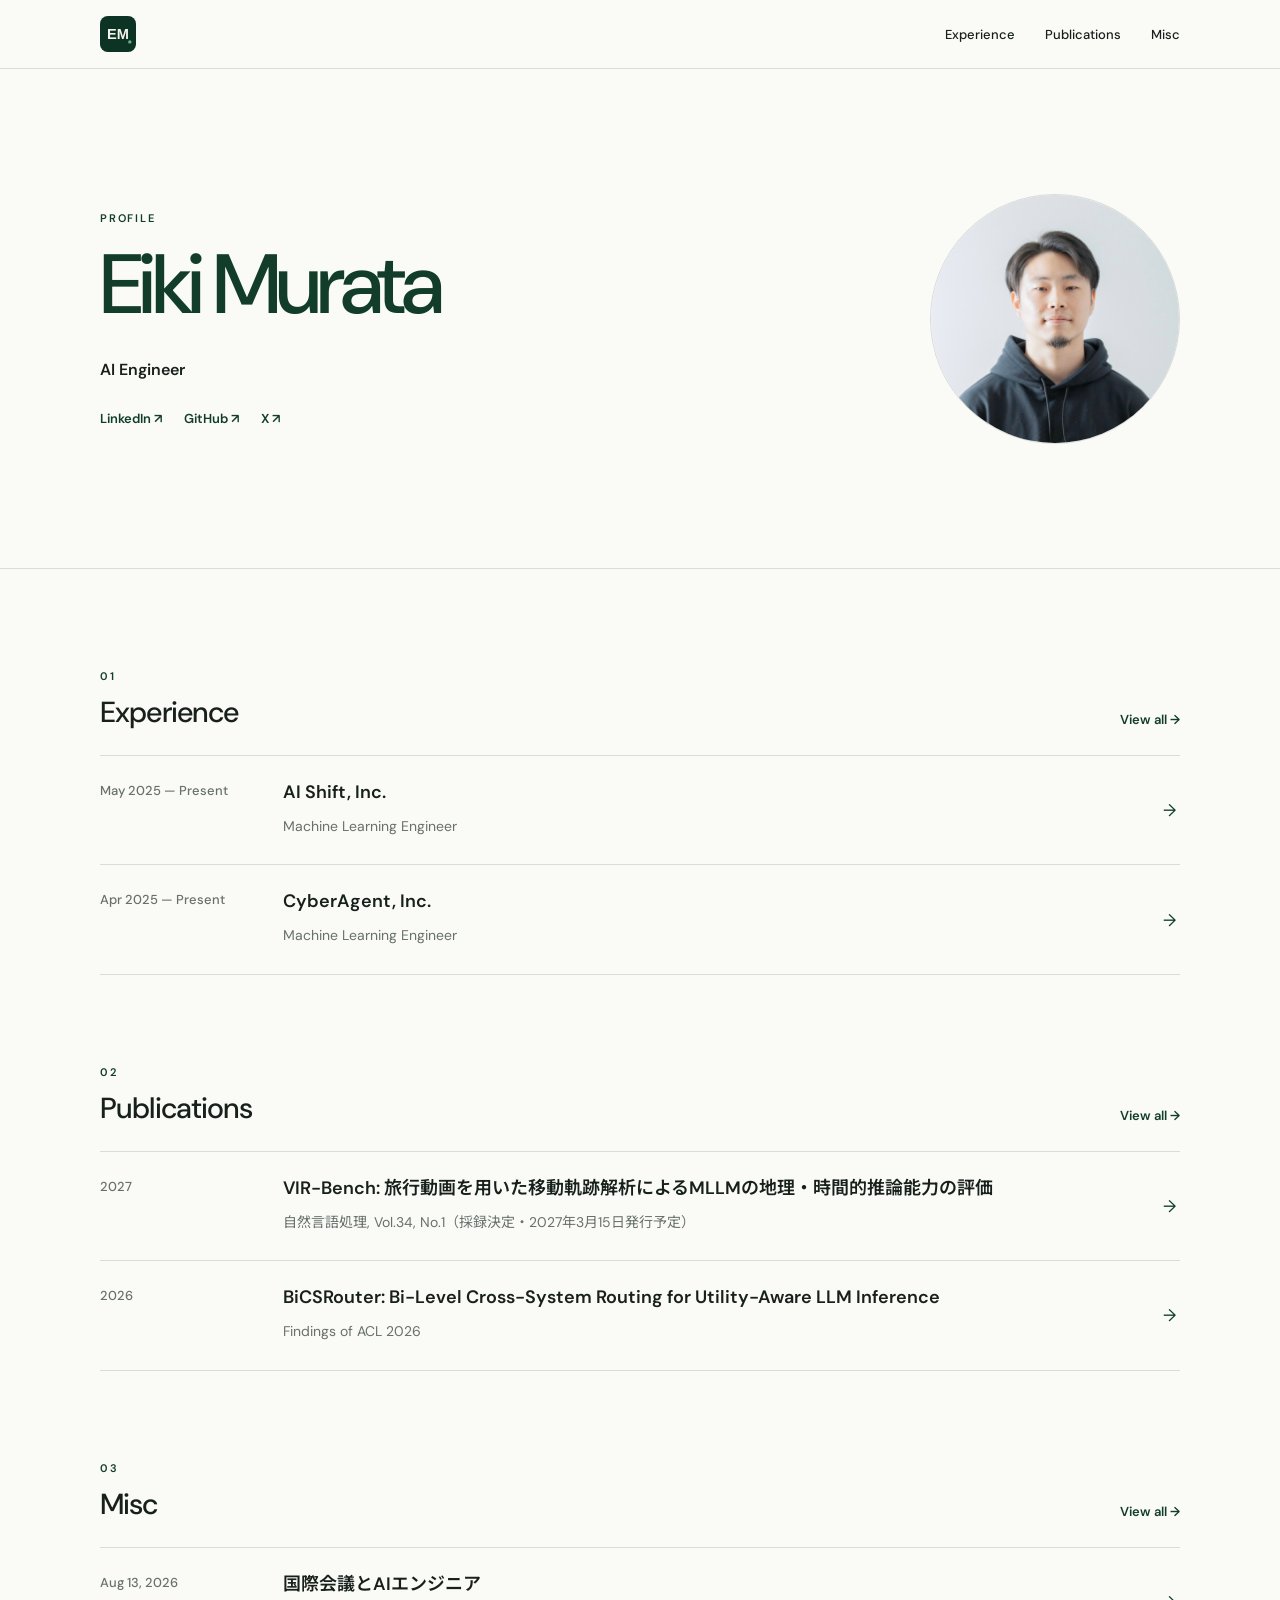
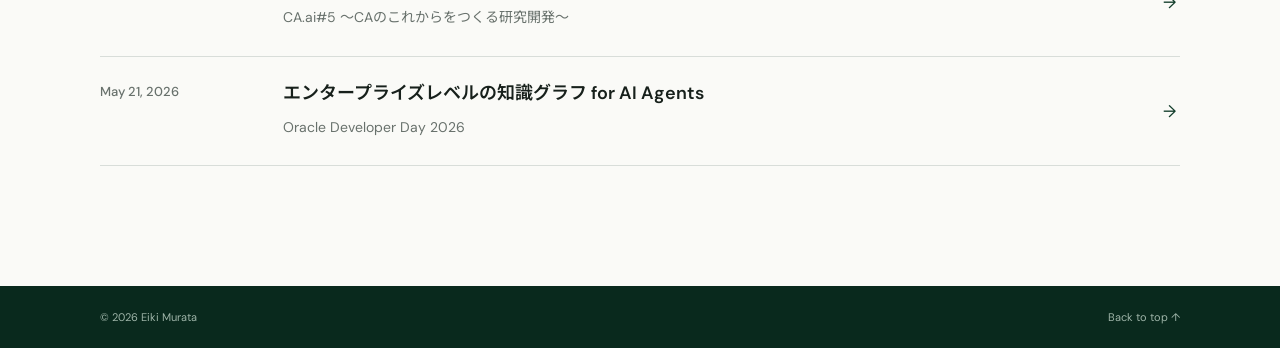
<file: index.html>
<!doctype html>
<html lang="en">
  <head>
    <meta charset="UTF-8" />
    <meta name="viewport" content="width=device-width, initial-scale=1.0" />
    <meta name="description" content="Profile of Eiki Murata." />
    <meta name="theme-color" content="#123d2b" />
    <title>Eiki Murata</title>
    <link rel="icon" href="favicon.svg" type="image/svg+xml" />
    <link rel="stylesheet" href="styles.css" />
  </head>
  <body>
    <a class="skip-link" href="#main">Skip to content</a>
    <header class="site-header">
      <div class="container header-inner">
        <a class="logo active" href="index.html" aria-label="Eiki Murata — Home"><img src="favicon.svg" alt="" /></a>
        <button class="menu-button" type="button" aria-expanded="false" aria-controls="navigation">Menu</button>
        <nav id="navigation" class="navigation" aria-label="Main navigation">
          <a href="experience.html">Experience</a>
          <a href="publications.html">Publications</a>
          <a href="misc.html">Misc</a>
        </nav>
      </div>
    </header>

    <main id="main" class="home-main">
      <section class="hero home-hero">
        <div class="container hero-inner">
          <div class="hero-copy">
            <p class="label">PROFILE</p>
            <h1>Eiki Murata</h1>
            <p class="role">AI Engineer</p>
            <div class="hero-links">
              <a href="https://www.linkedin.com/in/eiki-murata/" target="_blank" rel="noreferrer">LinkedIn ↗</a>
              <a href="https://github.com/portero16" target="_blank" rel="noreferrer">GitHub ↗</a>
              <a href="https://x.com/em_portero" target="_blank" rel="noreferrer">X ↗</a>
            </div>
          </div>
          <img class="profile-photo" src="profile.jpg" alt="Eiki Murata" width="1000" height="1000" fetchpriority="high" />
        </div>
      </section>

      <section class="home-highlights" aria-label="Recent activity">
        <div class="container highlight-groups">
          <section class="highlight-group">
            <header class="highlight-header">
              <div><p class="label">01</p><h2>Experience</h2></div>
              <a href="experience.html">View all →</a>
            </header>
            <div class="highlight-list">
              <a class="highlight-item" href="experience.html"><time>May 2025 — Present</time><div><h3>AI Shift, Inc.</h3><p>Machine Learning Engineer</p></div><span>→</span></a>
              <a class="highlight-item" href="experience.html"><time>Apr 2025 — Present</time><div><h3>CyberAgent, Inc.</h3><p>Machine Learning Engineer</p></div><span>→</span></a>
            </div>
          </section>

          <section class="highlight-group">
            <header class="highlight-header">
              <div><p class="label">02</p><h2>Publications</h2></div>
              <a href="publications.html">View all →</a>
            </header>
            <div class="highlight-list">
              <a class="highlight-item" href="publications.html" lang="ja"><time>2027</time><div><h3>VIR-Bench: 旅行動画を用いた移動軌跡解析によるMLLMの地理・時間的推論能力の評価</h3><p>自然言語処理, Vol.34, No.1（採録決定・2027年3月15日発行予定）</p></div><span>→</span></a>
              <a class="highlight-item" href="publications.html"><time>2026</time><div><h3>BiCSRouter: Bi-Level Cross-System Routing for Utility-Aware LLM Inference</h3><p>Findings of ACL 2026</p></div><span>→</span></a>
            </div>
          </section>

          <section class="highlight-group">
            <header class="highlight-header">
              <div><p class="label">03</p><h2>Misc</h2></div>
              <a href="misc.html">View all →</a>
            </header>
            <div class="highlight-list">
              <a class="highlight-item" href="misc.html" lang="ja"><time>Aug 13, 2026</time><div><h3>国際会議とAIエンジニア</h3><p>CA.ai#5 〜CAのこれからをつくる研究開発〜</p></div><span>→</span></a>
              <a class="highlight-item" href="misc.html" lang="ja"><time>May 21, 2026</time><div><h3>エンタープライズレベルの知識グラフ for AI Agents</h3><p>Oracle Developer Day 2026</p></div><span>→</span></a>
            </div>
          </section>
        </div>
      </section>
    </main>

    <footer class="site-footer"><div class="container"><p>© <span data-year></span> Eiki Murata</p><a href="#main">Back to top ↑</a></div></footer>
    <script src="script.js"></script>
  </body>
</html>
</file>
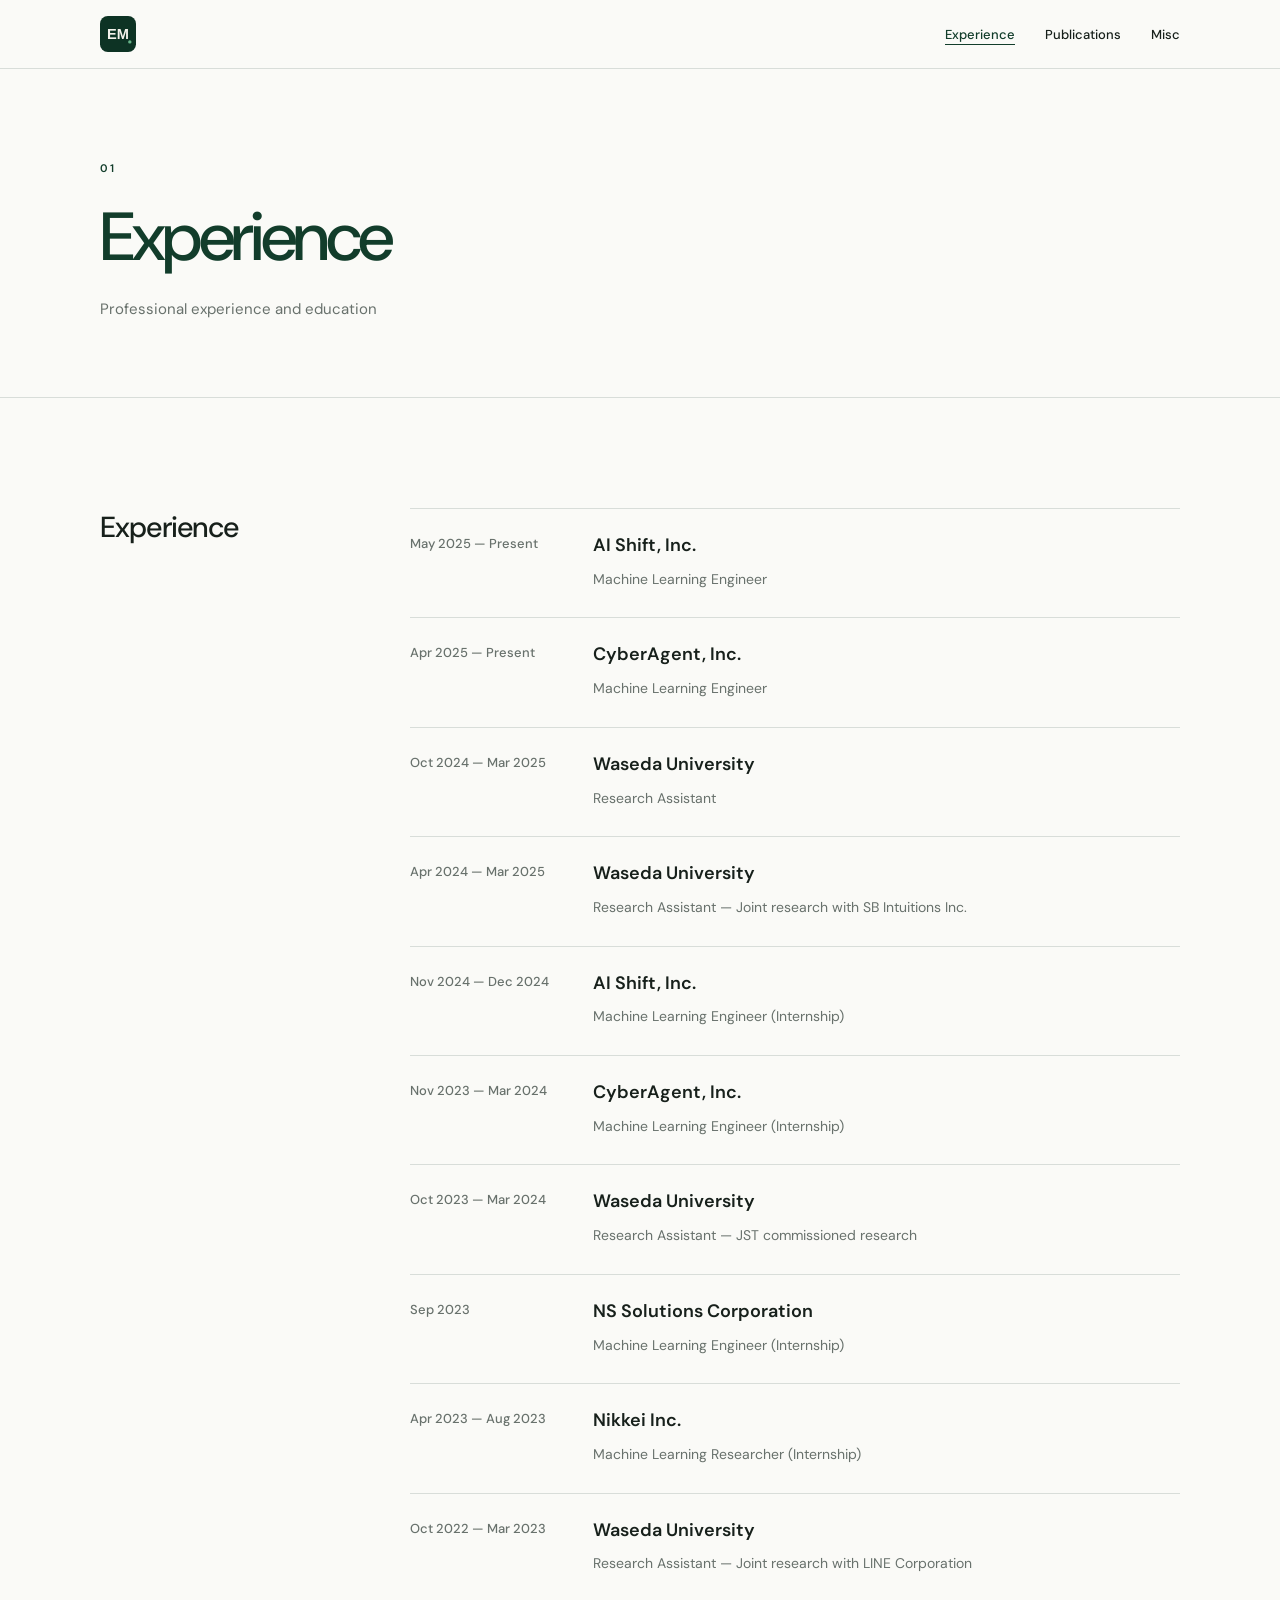
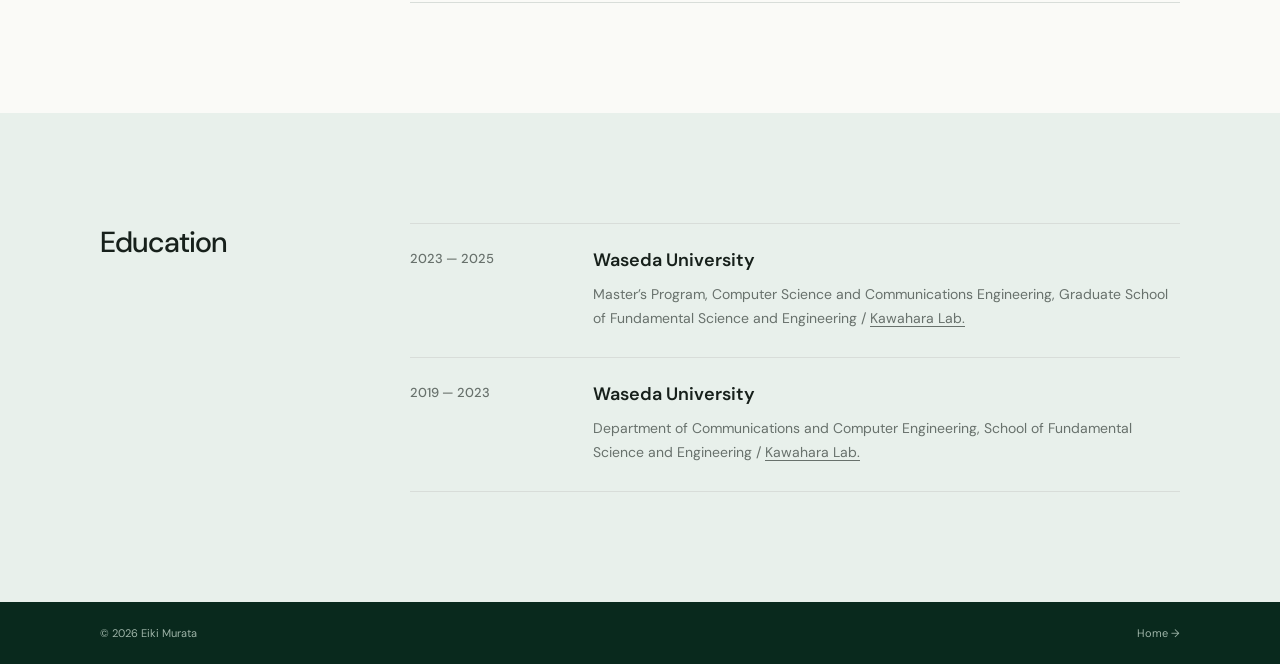
<file: experience.html>
<!doctype html>
<html lang="en">
  <head>
    <meta charset="UTF-8" />
    <meta name="viewport" content="width=device-width, initial-scale=1.0" />
    <meta name="description" content="Professional experience and education of Eiki Murata." />
    <meta name="theme-color" content="#123d2b" />
    <title>Experience — Eiki Murata</title>
    <link rel="icon" href="favicon.svg" type="image/svg+xml" />
    <link rel="stylesheet" href="styles.css" />
  </head>
  <body>
    <a class="skip-link" href="#main">Skip to content</a>
    <header class="site-header">
      <div class="container header-inner">
        <a class="logo" href="index.html" aria-label="Eiki Murata — Home"><img src="favicon.svg" alt="" /></a>
        <button class="menu-button" type="button" aria-expanded="false" aria-controls="navigation">Menu</button>
        <nav id="navigation" class="navigation" aria-label="Main navigation">
          <a class="active" href="experience.html">Experience</a>
          <a href="publications.html">Publications</a>
          <a href="misc.html">Misc</a>
        </nav>
      </div>
    </header>
    <main id="main">
      <header class="page-header"><div class="container"><p class="label">01</p><h1>Experience</h1><p>Professional experience and education</p></div></header>
      <section class="section">
        <div class="container section-grid">
          <header class="section-title"><h2>Experience</h2></header>
          <div class="entries">
            <article class="entry"><time>May 2025 — Present</time><div><h3>AI Shift, Inc.</h3><p>Machine Learning Engineer</p></div></article>
            <article class="entry"><time>Apr 2025 — Present</time><div><h3>CyberAgent, Inc.</h3><p>Machine Learning Engineer</p></div></article>
            <article class="entry"><time>Oct 2024 — Mar 2025</time><div><h3>Waseda University</h3><p>Research Assistant</p></div></article>
            <article class="entry"><time>Apr 2024 — Mar 2025</time><div><h3>Waseda University</h3><p>Research Assistant — Joint research with SB Intuitions Inc.</p></div></article>
            <article class="entry"><time>Nov 2024 — Dec 2024</time><div><h3>AI Shift, Inc.</h3><p>Machine Learning Engineer (Internship)</p></div></article>
            <article class="entry"><time>Nov 2023 — Mar 2024</time><div><h3>CyberAgent, Inc.</h3><p>Machine Learning Engineer (Internship)</p></div></article>
            <article class="entry"><time>Oct 2023 — Mar 2024</time><div><h3>Waseda University</h3><p>Research Assistant — JST commissioned research</p></div></article>
            <article class="entry"><time>Sep 2023</time><div><h3>NS Solutions Corporation</h3><p>Machine Learning Engineer (Internship)</p></div></article>
            <article class="entry"><time>Apr 2023 — Aug 2023</time><div><h3>Nikkei Inc.</h3><p>Machine Learning Researcher (Internship)</p></div></article>
            <article class="entry"><time>Oct 2022 — Mar 2023</time><div><h3>Waseda University</h3><p>Research Assistant — Joint research with LINE Corporation</p></div></article>
          </div>
        </div>
      </section>
      <section class="section section-muted">
        <div class="container section-grid">
          <header class="section-title"><h2>Education</h2></header>
          <div class="entries">
            <article class="entry"><time>2023 — 2025</time><div><h3>Waseda University</h3><p>Master’s Program, Computer Science and Communications Engineering, Graduate School of Fundamental Science and Engineering / <a href="https://www.nlp-waseda.jp/" target="_blank" rel="noreferrer" style="text-decoration: underline; text-underline-offset: 3px;">Kawahara Lab.</a></p></div></article>
            <article class="entry"><time>2019 — 2023</time><div><h3>Waseda University</h3><p>Department of Communications and Computer Engineering, School of Fundamental Science and Engineering / <a href="https://www.nlp-waseda.jp/" target="_blank" rel="noreferrer" style="text-decoration: underline; text-underline-offset: 3px;">Kawahara Lab.</a></p></div></article>
          </div>
        </div>
      </section>
    </main>
    <footer class="site-footer"><div class="container"><p>© <span data-year></span> Eiki Murata</p><a href="index.html">Home →</a></div></footer>
    <script src="script.js"></script>
  </body>
</html>
</file>
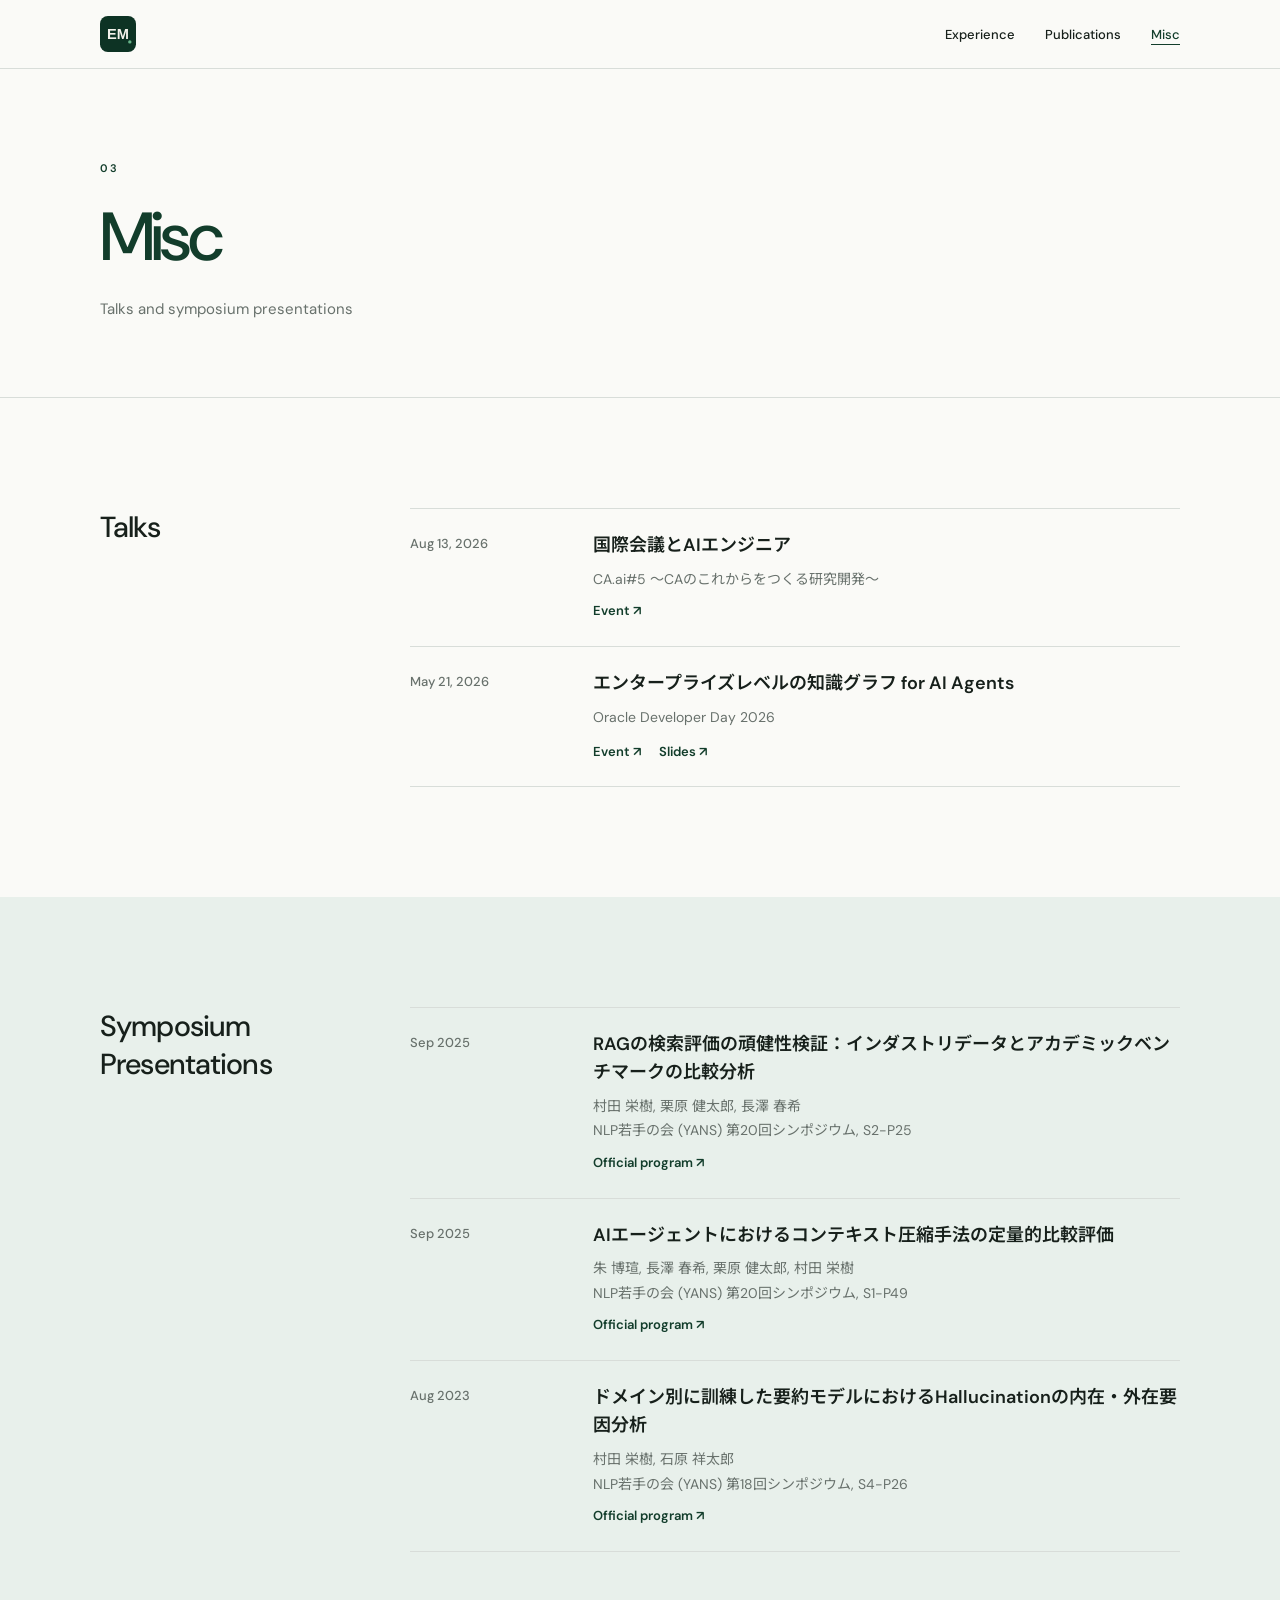
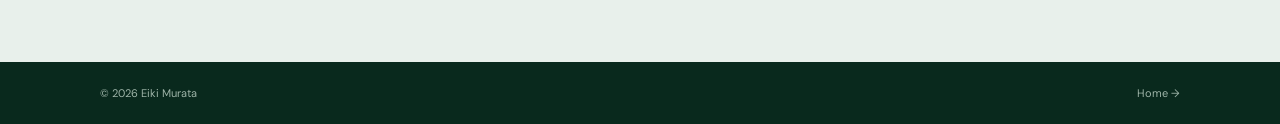
<file: misc.html>
<!doctype html>
<html lang="en">
  <head>
    <meta charset="UTF-8" />
    <meta name="viewport" content="width=device-width, initial-scale=1.0" />
    <meta name="description" content="Talks and symposium presentations by Eiki Murata." />
    <meta name="theme-color" content="#123d2b" />
    <title>Misc — Eiki Murata</title>
    <link rel="icon" href="favicon.svg" type="image/svg+xml" />
    <link rel="stylesheet" href="styles.css" />
  </head>
  <body>
    <a class="skip-link" href="#main">Skip to content</a>
    <header class="site-header">
      <div class="container header-inner">
        <a class="logo" href="index.html" aria-label="Eiki Murata — Home"><img src="favicon.svg" alt="" /></a>
        <button class="menu-button" type="button" aria-expanded="false" aria-controls="navigation">Menu</button>
        <nav id="navigation" class="navigation" aria-label="Main navigation">
          <a href="experience.html">Experience</a>
          <a href="publications.html">Publications</a>
          <a class="active" href="misc.html">Misc</a>
        </nav>
      </div>
    </header>
    <main id="main">
      <header class="page-header"><div class="container"><p class="label">03</p><h1>Misc</h1><p>Talks and symposium presentations</p></div></header>
      <section class="section">
        <div class="container section-grid">
          <header class="section-title"><h2>Talks</h2></header>
          <div class="entries">
            <article class="entry" lang="ja"><time>Aug 13, 2026</time><div><h3>国際会議とAIエンジニア</h3><p>CA.ai#5 〜CAのこれからをつくる研究開発〜</p><a class="source-link" href="https://cyberagent.connpass.com/event/400676/" target="_blank" rel="noreferrer">Event ↗</a></div></article>
            <article class="entry" lang="ja"><time>May 21, 2026</time><div><h3>エンタープライズレベルの知識グラフ for AI Agents</h3><p>Oracle Developer Day 2026</p><div class="inline-links"><a href="https://www.oracle.com/jp/developer/events/developer-day/" target="_blank" rel="noreferrer">Event ↗</a><a href="https://www.oracle.com/jp/a/ocom/docs/devday26-t3-lt1-jp.pdf" target="_blank" rel="noreferrer">Slides ↗</a></div></div></article>
          </div>
        </div>
      </section>
      <section class="section section-muted">
        <div class="container section-grid">
          <header class="section-title"><h2>Symposium Presentations</h2></header>
          <div class="entries">
            <article class="entry" lang="ja"><time>Sep 2025</time><div><h3>RAGの検索評価の頑健性検証：インダストリデータとアカデミックベンチマークの比較分析</h3><p>村田 栄樹, 栗原 健太郎, 長澤 春希</p><p>NLP若手の会 (YANS) 第20回シンポジウム, S2-P25</p><a class="source-link" href="https://yans.anlp.jp/entry/yans2025program" target="_blank" rel="noreferrer">Official program ↗</a></div></article>
            <article class="entry" lang="ja"><time>Sep 2025</time><div><h3>AIエージェントにおけるコンテキスト圧縮手法の定量的比較評価</h3><p>朱 博瑄, 長澤 春希, 栗原 健太郎, 村田 栄樹</p><p>NLP若手の会 (YANS) 第20回シンポジウム, S1-P49</p><a class="source-link" href="https://yans.anlp.jp/entry/yans2025program" target="_blank" rel="noreferrer">Official program ↗</a></div></article>
            <article class="entry" lang="ja"><time>Aug 2023</time><div><h3>ドメイン別に訓練した要約モデルにおけるHallucinationの内在・外在要因分析</h3><p>村田 栄樹, 石原 祥太郎</p><p>NLP若手の会 (YANS) 第18回シンポジウム, S4-P26</p><a class="source-link" href="https://yans.anlp.jp/entry/yans2023program" target="_blank" rel="noreferrer">Official program ↗</a></div></article>
          </div>
        </div>
      </section>
    </main>
    <footer class="site-footer"><div class="container"><p>© <span data-year></span> Eiki Murata</p><a href="index.html">Home →</a></div></footer>
    <script src="script.js"></script>
  </body>
</html>
</file>
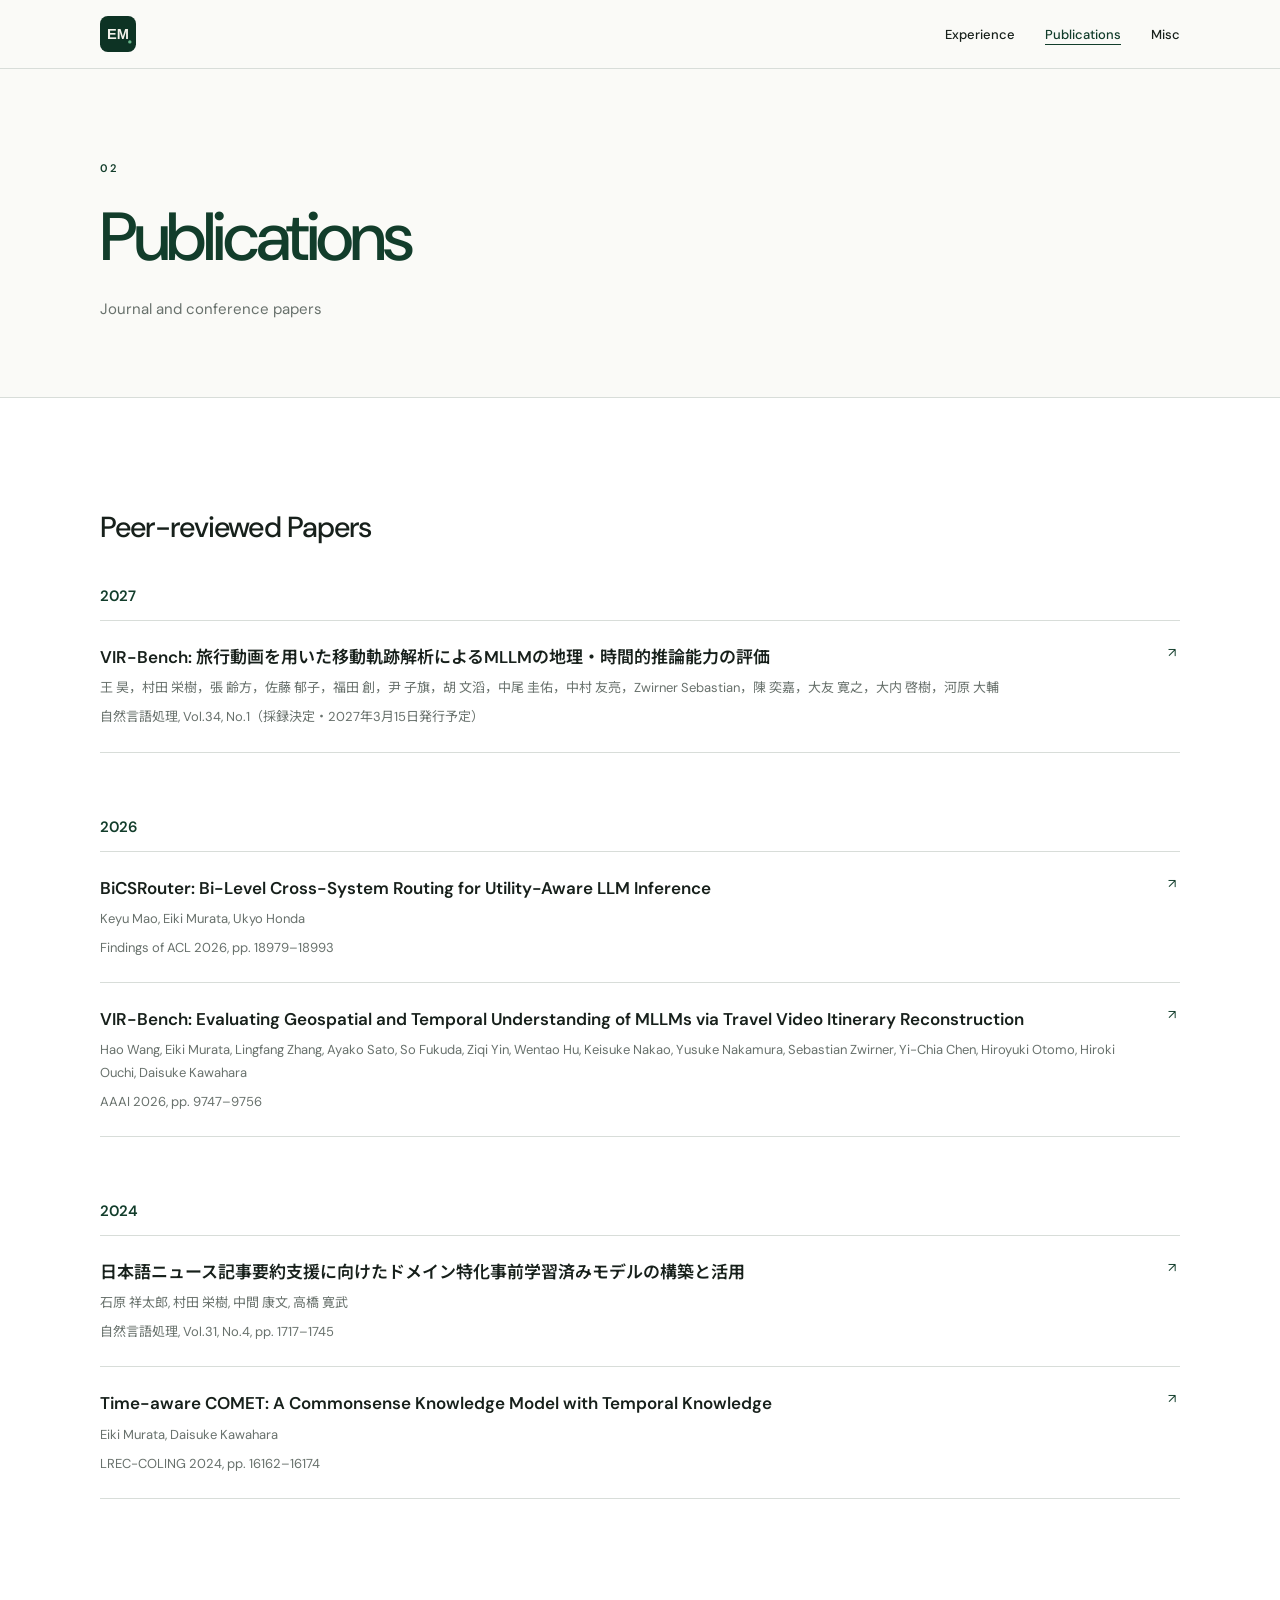
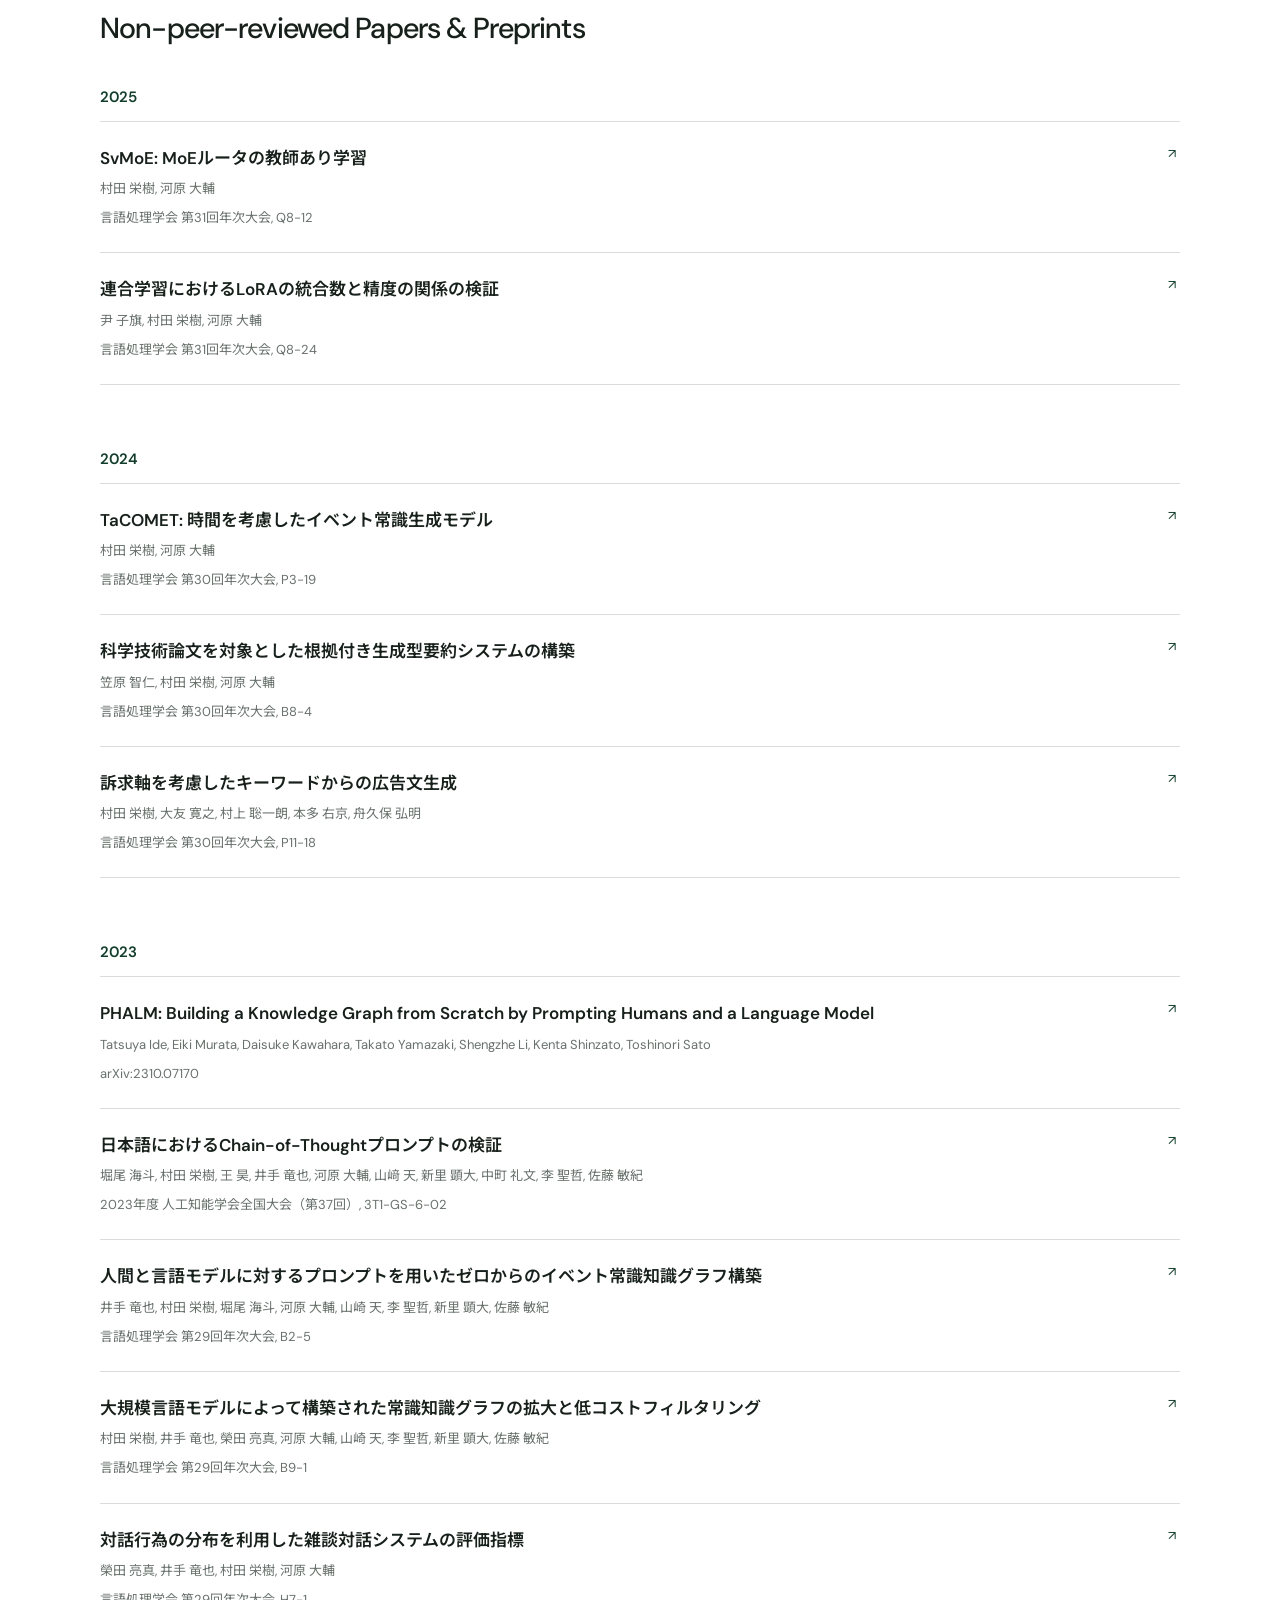
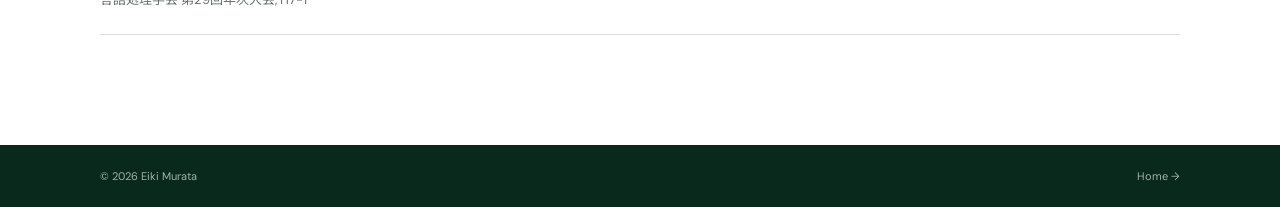
<file: publications.html>
<!doctype html>
<html lang="en">
  <head>
    <meta charset="UTF-8" />
    <meta name="viewport" content="width=device-width, initial-scale=1.0" />
    <meta name="description" content="Publications by Eiki Murata." />
    <meta name="theme-color" content="#123d2b" />
    <title>Publications — Eiki Murata</title>
    <link rel="icon" href="favicon.svg" type="image/svg+xml" />
    <link rel="stylesheet" href="styles.css" />
  </head>
  <body>
    <a class="skip-link" href="#main">Skip to content</a>
    <header class="site-header">
      <div class="container header-inner">
        <a class="logo" href="index.html" aria-label="Eiki Murata — Home"><img src="favicon.svg" alt="" /></a>
        <button class="menu-button" type="button" aria-expanded="false" aria-controls="navigation">Menu</button>
        <nav id="navigation" class="navigation" aria-label="Main navigation">
          <a href="experience.html">Experience</a>
          <a class="active" href="publications.html">Publications</a>
          <a href="misc.html">Misc</a>
        </nav>
      </div>
    </header>
    <main id="main">
      <header class="page-header"><div class="container"><p class="label">02</p><h1>Publications</h1><p>Journal and conference papers</p></div></header>
      <section class="section publications" aria-labelledby="peer-reviewed">
        <div class="container publication-category">
          <h2 id="peer-reviewed">Peer-reviewed Papers</h2>
          <div class="publication-groups">
            <section class="publication-year"><h3>2027</h3><ol>
              <li lang="ja"><a href="https://anlp.jp/guide/saitaku.html" target="_blank" rel="noreferrer"><strong>VIR-Bench: 旅行動画を用いた移動軌跡解析によるMLLMの地理・時間的推論能力の評価</strong><span>王 昊，村田 栄樹，張 齢方，佐藤 郁子，福田 創，尹 子旗，胡 文滔，中尾 圭佑，中村 友亮，Zwirner Sebastian，陳 奕嘉，大友 寛之，大内 啓樹，河原 大輔</span><span>自然言語処理, Vol.34, No.1（採録決定・2027年3月15日発行予定）</span></a></li>
            </ol></section>
            <section class="publication-year"><h3>2026</h3><ol>
              <li><a href="https://aclanthology.org/2026.findings-acl.947/" target="_blank" rel="noreferrer"><strong>BiCSRouter: Bi-Level Cross-System Routing for Utility-Aware LLM Inference</strong><span>Keyu Mao, Eiki Murata, Ukyo Honda</span><span>Findings of ACL 2026, pp. 18979–18993</span></a></li>
              <li><a href="https://ojs.aaai.org/index.php/AAAI/article/view/37938" target="_blank" rel="noreferrer"><strong>VIR-Bench: Evaluating Geospatial and Temporal Understanding of MLLMs via Travel Video Itinerary Reconstruction</strong><span>Hao Wang, Eiki Murata, Lingfang Zhang, Ayako Sato, So Fukuda, Ziqi Yin, Wentao Hu, Keisuke Nakao, Yusuke Nakamura, Sebastian Zwirner, Yi-Chia Chen, Hiroyuki Otomo, Hiroki Ouchi, Daisuke Kawahara</span><span>AAAI 2026, pp. 9747–9756</span></a></li>
            </ol></section>
            <section class="publication-year"><h3>2024</h3><ol>
              <li lang="ja"><a href="https://www.jstage.jst.go.jp/article/jnlp/31/4/31_1717/_article/-char/ja/" target="_blank" rel="noreferrer"><strong>日本語ニュース記事要約支援に向けたドメイン特化事前学習済みモデルの構築と活用</strong><span>石原 祥太郎, 村田 栄樹, 中間 康文, 高橋 寛武</span><span>自然言語処理, Vol.31, No.4, pp. 1717–1745</span></a></li>
              <li><a href="https://aclanthology.org/2024.lrec-main.1405/" target="_blank" rel="noreferrer"><strong>Time-aware COMET: A Commonsense Knowledge Model with Temporal Knowledge</strong><span>Eiki Murata, Daisuke Kawahara</span><span>LREC-COLING 2024, pp. 16162–16174</span></a></li>
            </ol></section>
          </div>
        </div>
      </section>
      <section class="section publications" aria-labelledby="non-peer-reviewed">
        <div class="container publication-category">
          <h2 id="non-peer-reviewed">Non-peer-reviewed Papers &amp; Preprints</h2>
          <div class="publication-groups">
            <section class="publication-year"><h3>2025</h3><ol>
              <li lang="ja"><a href="https://www.anlp.jp/proceedings/annual_meeting/2025/pdf_dir/Q8-12.pdf" target="_blank" rel="noreferrer"><strong>SvMoE: MoEルータの教師あり学習</strong><span>村田 栄樹, 河原 大輔</span><span>言語処理学会 第31回年次大会, Q8-12</span></a></li>
              <li lang="ja"><a href="https://www.anlp.jp/proceedings/annual_meeting/2025/pdf_dir/Q8-24.pdf" target="_blank" rel="noreferrer"><strong>連合学習におけるLoRAの統合数と精度の関係の検証</strong><span>尹 子旗, 村田 栄樹, 河原 大輔</span><span>言語処理学会 第31回年次大会, Q8-24</span></a></li>
            </ol></section>
            <section class="publication-year"><h3>2024</h3><ol>
              <li lang="ja"><a href="https://www.anlp.jp/proceedings/annual_meeting/2024/pdf_dir/P3-19.pdf" target="_blank" rel="noreferrer"><strong>TaCOMET: 時間を考慮したイベント常識生成モデル</strong><span>村田 栄樹, 河原 大輔</span><span>言語処理学会 第30回年次大会, P3-19</span></a></li>
              <li lang="ja"><a href="https://www.anlp.jp/proceedings/annual_meeting/2024/pdf_dir/B8-4.pdf" target="_blank" rel="noreferrer"><strong>科学技術論文を対象とした根拠付き生成型要約システムの構築</strong><span>笠原 智仁, 村田 栄樹, 河原 大輔</span><span>言語処理学会 第30回年次大会, B8-4</span></a></li>
              <li lang="ja"><a href="https://www.anlp.jp/proceedings/annual_meeting/2024/pdf_dir/P11-18.pdf" target="_blank" rel="noreferrer"><strong>訴求軸を考慮したキーワードからの広告文生成</strong><span>村田 栄樹, 大友 寛之, 村上 聡一朗, 本多 右京, 舟久保 弘明</span><span>言語処理学会 第30回年次大会, P11-18</span></a></li>
            </ol></section>
            <section class="publication-year"><h3>2023</h3><ol>
              <li><a href="https://arxiv.org/abs/2310.07170" target="_blank" rel="noreferrer"><strong>PHALM: Building a Knowledge Graph from Scratch by Prompting Humans and a Language Model</strong><span>Tatsuya Ide, Eiki Murata, Daisuke Kawahara, Takato Yamazaki, Shengzhe Li, Kenta Shinzato, Toshinori Sato</span><span>arXiv:2310.07170</span></a></li>
              <li lang="ja"><a href="https://www.jstage.jst.go.jp/article/pjsai/JSAI2023/0/JSAI2023_3T1GS602/_article/-char/ja/" target="_blank" rel="noreferrer"><strong>日本語におけるChain-of-Thoughtプロンプトの検証</strong><span>堀尾 海斗, 村田 栄樹, 王 昊, 井手 竜也, 河原 大輔, 山﨑 天, 新里 顕大, 中町 礼文, 李 聖哲, 佐藤 敏紀</span><span>2023年度 人工知能学会全国大会（第37回）, 3T1-GS-6-02</span></a></li>
              <li lang="ja"><a href="https://www.anlp.jp/proceedings/annual_meeting/2023/pdf_dir/B2-5.pdf" target="_blank" rel="noreferrer"><strong>人間と言語モデルに対するプロンプトを用いたゼロからのイベント常識知識グラフ構築</strong><span>井手 竜也, 村田 栄樹, 堀尾 海斗, 河原 大輔, 山崎 天, 李 聖哲, 新里 顕大, 佐藤 敏紀</span><span>言語処理学会 第29回年次大会, B2-5</span></a></li>
              <li lang="ja"><a href="https://www.anlp.jp/proceedings/annual_meeting/2023/pdf_dir/B9-1.pdf" target="_blank" rel="noreferrer"><strong>大規模言語モデルによって構築された常識知識グラフの拡大と低コストフィルタリング</strong><span>村田 栄樹, 井手 竜也, 榮田 亮真, 河原 大輔, 山崎 天, 李 聖哲, 新里 顕大, 佐藤 敏紀</span><span>言語処理学会 第29回年次大会, B9-1</span></a></li>
              <li lang="ja"><a href="https://www.anlp.jp/proceedings/annual_meeting/2023/pdf_dir/H7-1.pdf" target="_blank" rel="noreferrer"><strong>対話行為の分布を利用した雑談対話システムの評価指標</strong><span>榮田 亮真, 井手 竜也, 村田 栄樹, 河原 大輔</span><span>言語処理学会 第29回年次大会, H7-1</span></a></li>
            </ol></section>
          </div>
        </div>
      </section>
    </main>
    <footer class="site-footer"><div class="container"><p>© <span data-year></span> Eiki Murata</p><a href="index.html">Home →</a></div></footer>
    <script src="script.js"></script>
  </body>
</html>
</file>
<file: styles.css>
@import url("https://fonts.googleapis.com/css2?family=DM+Sans:wght@400;500;600&family=Noto+Sans+JP:wght@400;500;600&display=swap");

:root {
  --green: #123d2b;
  --green-light: #e8f0eb;
  --ink: #17201b;
  --muted: #68716c;
  --line: #d8ddd9;
  --paper: #fafaf7;
  --white: #ffffff;
  --sans: "DM Sans", "Noto Sans JP", sans-serif;
  --container: 1080px;
}

* { box-sizing: border-box; }
html { scroll-behavior: smooth; }
body { margin: 0; color: var(--ink); background: var(--paper); font-family: var(--sans); -webkit-font-smoothing: antialiased; }
a { color: inherit; text-decoration: none; }
.container { width: min(calc(100% - 48px), var(--container)); margin-inline: auto; }
.skip-link { position: fixed; z-index: 100; top: 8px; left: 8px; padding: 8px 12px; background: white; transform: translateY(-150%); }
.skip-link:focus { transform: none; }

.site-header { position: sticky; z-index: 20; top: 0; background: rgba(250,250,247,.94); border-bottom: 1px solid var(--line); backdrop-filter: blur(10px); }
.header-inner { min-height: 68px; display: flex; align-items: center; justify-content: space-between; }
.logo { display: inline-flex; width: 36px; height: 36px; border-radius: 9px; transition: opacity .15s; }
.logo:hover { opacity: .78; }
.logo img { display: block; width: 100%; height: 100%; }
.navigation { display: flex; gap: 30px; font-size: 13px; font-weight: 500; }
.navigation a:hover, .navigation a.active { color: var(--green); text-decoration: underline; text-underline-offset: 5px; }
.menu-button { display: none; padding: 8px 0; border: 0; background: none; color: var(--green); font-size: 13px; font-weight: 600; cursor: pointer; }
.logo.active, .navigation .active { color: var(--green); }

.hero { min-height: 560px; display: flex; align-items: center; border-bottom: 1px solid var(--line); }
.hero-inner { display: grid; grid-template-columns: minmax(0, 1fr) 250px; gap: 80px; align-items: center; padding-block: 90px; }
.label { margin: 0 0 18px; color: var(--green); font-size: 11px; font-weight: 600; letter-spacing: .16em; }
.hero h1 { margin: 0; color: var(--green); font-size: clamp(50px, 7vw, 84px); font-weight: 500; line-height: 1; letter-spacing: -.055em; }
.hero h1 span { display: block; margin-bottom: 14px; color: var(--ink); font-size: .7em; letter-spacing: -.06em; }
.role { margin: 32px 0 0; font-size: 16px; font-weight: 600; }
.summary { max-width: 700px; margin: 20px 0 0; color: var(--muted); font-size: 16px; line-height: 1.9; }
.hero-links { display: flex; flex-wrap: wrap; gap: 22px; margin-top: 30px; }
.hero-links a, .source-link, .inline-links a { color: var(--green); font-size: 13px; font-weight: 600; }
.hero-links a:hover, .source-link:hover, .inline-links a:hover { text-decoration: underline; text-underline-offset: 4px; }
.profile-photo { display: block; width: 250px; height: 250px; object-fit: cover; object-position: center 42%; border: 1px solid var(--line); border-radius: 50%; }

.home-hero { min-height: 500px; }
.home-navigation { padding: 0 0 110px; }
.page-cards { display: grid; grid-template-columns: repeat(3, 1fr); border-top: 1px solid var(--line); border-left: 1px solid var(--line); }
.page-cards > a { min-height: 190px; display: grid; grid-template-columns: 1fr auto; grid-template-rows: auto 1fr; gap: 20px; padding: 25px; border-right: 1px solid var(--line); border-bottom: 1px solid var(--line); transition: background .15s; }
.page-cards > a:hover { background: var(--green-light); }
.page-cards > a > span { color: var(--green); font-size: 11px; font-weight: 600; letter-spacing: .12em; }
.page-cards div { align-self: end; }
.page-cards h2 { margin: 0 0 7px; font-size: 24px; font-weight: 500; }
.page-cards p { margin: 0; color: var(--muted); font-size: 14px; }
.page-cards i { grid-column: 2; grid-row: 1 / span 2; align-self: end; color: var(--green); font-style: normal; font-size: 18px; }

.home-highlights { padding: 100px 0 120px; }
.highlight-groups { display: grid; gap: 90px; }
.highlight-header { display: flex; align-items: end; justify-content: space-between; gap: 24px; margin-bottom: 24px; }
.highlight-header .label { margin-bottom: 10px; }
.highlight-header h2 { margin: 0; font-size: 29px; font-weight: 500; letter-spacing: -.03em; }
.highlight-header > a { padding-bottom: 3px; color: var(--green); font-size: 13px; font-weight: 600; }
.highlight-header > a:hover { text-decoration: underline; text-underline-offset: 4px; }
.highlight-list { border-top: 1px solid var(--line); }
.highlight-item { display: grid; grid-template-columns: 155px 1fr auto; gap: 28px; align-items: start; padding: 26px 4px 26px 0; border-bottom: 1px solid var(--line); transition: background .15s, padding .15s; }
.highlight-item:hover { padding-inline: 12px; background: var(--green-light); }
.highlight-item time { color: var(--muted); font-size: 13px; font-weight: 500; }
.highlight-item h3 { margin: -3px 0 7px; font-size: 18px; font-weight: 600; line-height: 1.55; }
.highlight-item p { margin: 0; color: var(--muted); font-size: 14px; line-height: 1.75; }
.highlight-item > span { align-self: center; color: var(--green); font-size: 17px; }

.page-header { padding: 92px 0 78px; border-bottom: 1px solid var(--line); }
.page-header h1 { margin: 0; color: var(--green); font-size: clamp(46px, 6vw, 68px); font-weight: 500; letter-spacing: -.05em; }
.page-header > .container > p:last-child { margin: 18px 0 0; color: var(--muted); font-size: 15px; }

.section { padding: 110px 0; scroll-margin-top: 68px; }
.section-muted { background: var(--green-light); }
.section-grid { display: grid; grid-template-columns: 220px 1fr; gap: 90px; }
.section-title { align-self: start; position: sticky; top: 105px; }
.section-title h2 { margin: 0; font-size: 29px; font-weight: 500; letter-spacing: -.03em; }
.section-note { margin: 20px 0 0; color: var(--muted); font-size: 14px; line-height: 1.7; }
.entries { border-top: 1px solid var(--line); }
.entry { display: grid; grid-template-columns: 155px 1fr; gap: 28px; padding: 26px 0; border-bottom: 1px solid var(--line); }
.entry time { color: var(--muted); font-size: 13px; font-weight: 500; }
.entry h3 { margin: -3px 0 7px; font-size: 18px; font-weight: 600; line-height: 1.55; }
.entry p { margin: 0; color: var(--muted); font-size: 14px; line-height: 1.75; }
.entry .source-link { display: inline-block; margin-top: 11px; }

.publications { background: var(--white); }
.publications + .publications { padding-top: 0; }
.publication-category > h2 { margin: 0 0 40px; font-size: 29px; font-weight: 500; letter-spacing: -.03em; }
.publication-groups { display: grid; gap: 64px; }
.publication-year > h2, .publication-year > h3 { margin: 0 0 14px; color: var(--green); font-size: 15px; font-weight: 600; }
.publication-year ol { margin: 0; padding: 0; list-style: none; border-top: 1px solid var(--line); }
.publication-year li { border-bottom: 1px solid var(--line); }
.publication-year a, .publication-static { position: relative; display: grid; gap: 7px; padding: 23px 42px 23px 0; }
.publication-year a::after { content: "↗"; position: absolute; top: 23px; right: 4px; color: var(--green); font-size: 13px; }
.publication-year a:hover strong { color: var(--green); }
.publication-year strong { font-size: 17px; font-weight: 600; line-height: 1.55; transition: color .15s; }
.publication-year span { color: var(--muted); font-size: 13px; line-height: 1.7; }

.talk-entry { padding-block: 30px; }
.inline-links { display: flex; gap: 18px; margin-top: 13px; }
.links-section { background: var(--green); color: white; }
.links-section .label { color: #b9cec2; }
.profile-links { border-top: 1px solid rgba(255,255,255,.25); }
.profile-links a { display: flex; justify-content: space-between; padding: 20px 2px; border-bottom: 1px solid rgba(255,255,255,.25); font-size: 14px; }
.profile-links a:hover { background: rgba(255,255,255,.05); padding-inline: 10px; }
.site-footer { padding: 24px 0; background: #09291d; color: #9eb4a8; font-size: 11px; }
.site-footer .container { display: flex; justify-content: space-between; }
.site-footer p { margin: 0; }

@media (max-width: 760px) {
  .container { width: min(calc(100% - 36px), var(--container)); }
  .header-inner { min-height: 60px; }
  .menu-button { display: block; }
  .navigation { position: absolute; inset: 60px 0 auto; display: none; flex-direction: column; gap: 0; padding: 10px 18px 20px; background: var(--paper); border-bottom: 1px solid var(--line); }
  .navigation.open { display: flex; }
  .navigation a { padding: 13px 0; border-bottom: 1px solid var(--line); }
  .hero { min-height: 520px; }
  .hero-inner { grid-template-columns: 1fr; gap: 46px; padding-block: 70px; }
  .hero h1 { font-size: clamp(48px, 17vw, 68px); }
  .hero h1 span { font-size: .65em; }
  .profile-photo { width: 180px; height: 180px; }
  .section { padding: 76px 0; scroll-margin-top: 60px; }
  .section-grid { grid-template-columns: 1fr; gap: 40px; }
  .section-title { position: static; }
  .entry { grid-template-columns: 1fr; gap: 10px; }
  .publication-groups { gap: 52px; }
  .publication-year a, .publication-static { padding-right: 28px; }
  .home-navigation { padding-bottom: 76px; }
  .page-cards { grid-template-columns: 1fr; }
  .page-cards > a { min-height: 135px; }
  .home-highlights { padding: 76px 0 88px; }
  .highlight-groups { gap: 72px; }
  .highlight-item { grid-template-columns: 1fr auto; gap: 10px 18px; }
  .highlight-item time { grid-column: 1; }
  .highlight-item div { grid-column: 1; }
  .highlight-item > span { grid-column: 2; grid-row: 1 / span 2; }
  .page-header { padding: 68px 0 58px; }
}

@media (prefers-reduced-motion: reduce) {
  html { scroll-behavior: auto; }
}
</file>
